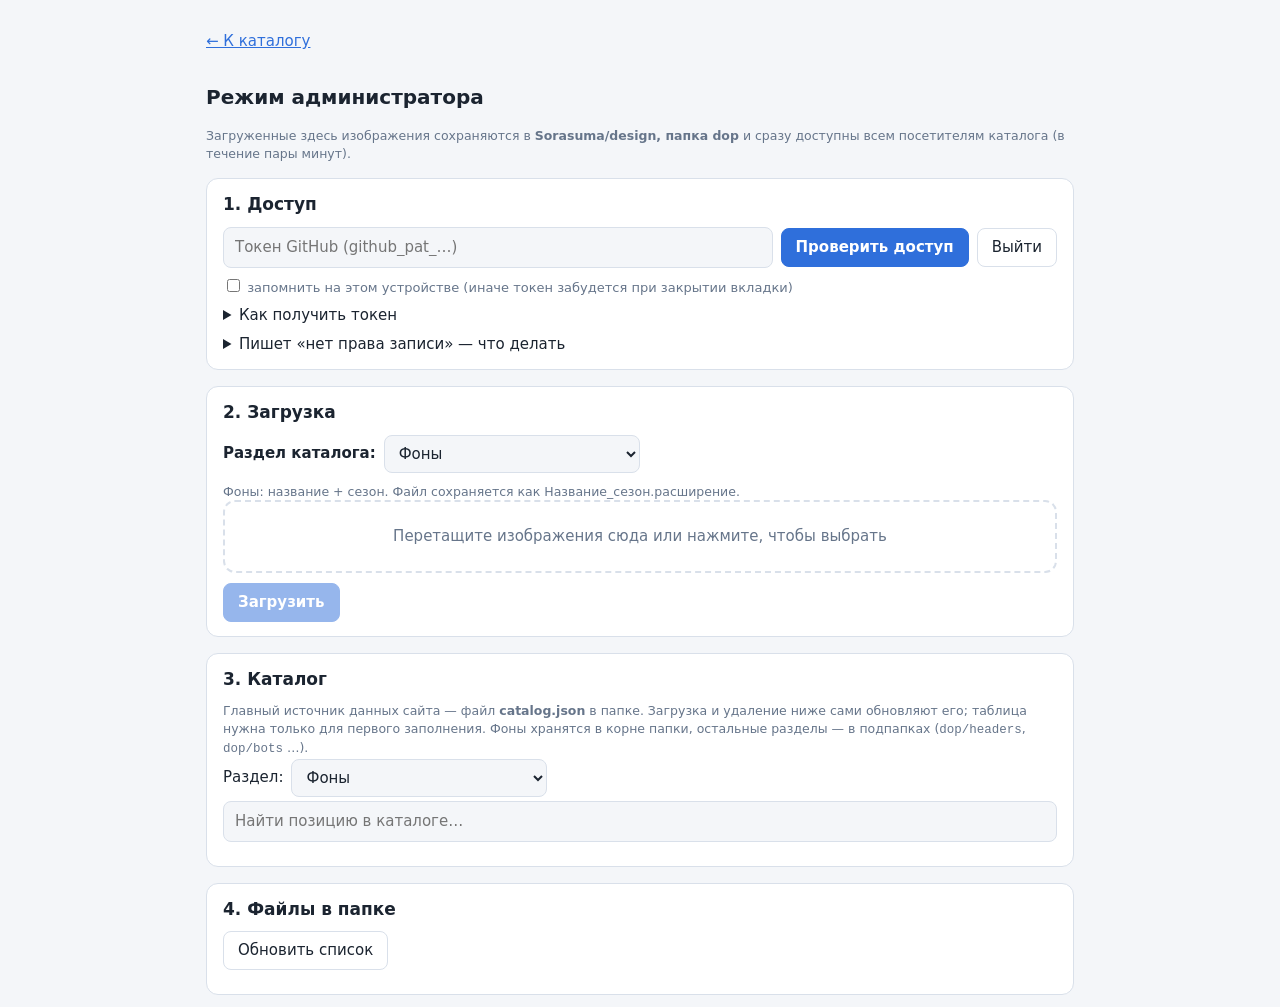
<file: admin.html>
<!DOCTYPE html>
<html lang="ru">
<head>
<meta charset="utf-8">
<meta name="viewport" content="width=device-width, initial-scale=1">
<meta name="robots" content="noindex">
<title>Администратор — Design Archive</title>
<script>try{var th=localStorage.getItem("theme");if(th)document.documentElement.dataset.theme=th}catch(e){}</script>
<link rel="stylesheet" href="style.css">
</head>
<body>
<main class="admin">
  <p><a href="index.html">← К каталогу</a></p>
  <h1>Режим администратора</h1>
  <p class="meta">Загруженные здесь изображения сохраняются в <b id="target"></b> и сразу доступны всем посетителям каталога (в течение пары минут).</p>

  <section class="panel">
    <h2>1. Доступ</h2>
    <div class="line">
      <input id="token" type="password" placeholder="Токен GitHub (github_pat_…)" autocomplete="off" aria-label="Токен GitHub">
      <button id="check" class="btn" type="button">Проверить доступ</button>
      <button id="logout" class="btn ghost" type="button">Выйти</button>
    </div>
    <label class="chk"><input id="remember" type="checkbox"> запомнить на этом устройстве (иначе токен забудется при закрытии вкладки)</label>
    <div id="authStatus" class="st"></div>
    <details>
      <summary>Как получить токен</summary>
      <ol>
        <li>Войдите на GitHub под аккаунтом, у которого есть право записи в репозиторий (владелец или участник).</li>
        <li>Settings → Developer settings → Personal access tokens → <b>Fine-grained tokens</b> → Generate new token.</li>
        <li>Repository access: <b>Only select repositories</b> → выберите репозиторий с папкой фонов.</li>
        <li>Permissions → Repository permissions → <b>Contents: Read and write</b>. Больше ничего не нужно.</li>
        <li>Срок действия — например, 90 дней. Скопируйте токен и вставьте выше. Никому его не отправляйте.</li>
      </ol>
      <p class="meta">Токен хранится только в вашем браузере и отправляется только на api.github.com. Саму страницу может открыть любой, но без токена загрузить ничего нельзя.</p>
    </details>
    <details>
      <summary>Пишет «нет права записи» — что делать</summary>
      <ol>
        <li><b>Вы не владелец репозитория</b> (вы участник с правом записи). Fine-grained токен для чужого репозитория не работает. Создайте <b>классический</b> токен: Settings → Developer settings → Personal access tokens → <b>Tokens (classic)</b> → Generate new token (classic) → галочка <b>public_repo</b> (для приватного репозитория — <b>repo</b>).</li>
        <li>Fine-grained токен выдан <b>не на тот репозиторий</b> или без <b>Contents: Read and write</b>: откройте токен на GitHub → Edit → проверьте Repository access и Permissions → сохраните (новый токен копировать не нужно).</li>
        <li>У токена выбран другой <b>Resource owner</b> (ваш аккаунт вместо владельца репозитория).</li>
        <li>Ветка называется не так, как в <code>config.js</code> (там сейчас <code>main</code>) — исправьте <code>branch</code>.</li>
      </ol>
      <p class="meta">После исправления нажмите «Проверить доступ» и повторите загрузку. Ответ GitHub выводится рядом с ошибкой — он подсказывает причину.</p>
    </details>
  </section>

  <section class="panel">
    <h2>2. Загрузка</h2>
    <div class="line" style="margin-bottom:10px"><label for="upPage"><b>Раздел каталога:</b></label><select id="upPage" aria-label="Раздел каталога"></select></div>
    <p class="meta" id="upNote"></p>
    <div id="drop" class="drop" tabindex="0" role="button">Перетащите изображения сюда или нажмите, чтобы выбрать<input id="files" type="file" accept="image/*" multiple hidden></div>
    <datalist id="names"></datalist>
    <datalist id="labels"></datalist>
    <div id="rows"></div>
    <div class="line" style="margin-top:10px"><button id="upload" class="btn" type="button" disabled>Загрузить</button><span id="upStatus" class="st"></span></div>
  </section>

  <section class="panel">
    <h2>3. Каталог</h2>
    <p class="meta">Главный источник данных сайта — файл <b>catalog.json</b> в папке. Загрузка и удаление ниже сами обновляют его; таблица нужна только для первого заполнения. Фоны хранятся в корне папки, остальные разделы — в подпапках (<code>dop/headers</code>, <code>dop/bots</code> …).</p>
    <div class="line"><label for="catPage">Раздел:</label><select id="catPage" aria-label="Раздел для просмотра"></select></div>
    <p id="catPageNote" class="meta"></p>
    <div id="catStatus" class="st"></div>
    <div class="line"><button id="catSave" class="btn" type="button" hidden>Сохранить каталог на GitHub</button><input id="catQ" type="text" placeholder="Найти позицию в каталоге…" aria-label="Поиск по каталогу"></div>
    <ul id="catList" class="flist"></ul>
  </section>

  <section class="panel">
    <h2>4. Файлы в папке</h2>
    <div class="line"><button id="reload" class="btn ghost" type="button">Обновить список</button></div>
    <ul id="flist" class="flist"></ul>
  </section>
</main>
<input id="rpFile" type="file" accept="image/*" hidden>
<div id="toast" class="toast" hidden></div>
<script src="config.js"></script>
<script src="lib.js"></script>
<script src="data.js"></script>
<script src="admin.js"></script>
</body>
</html>
</file>
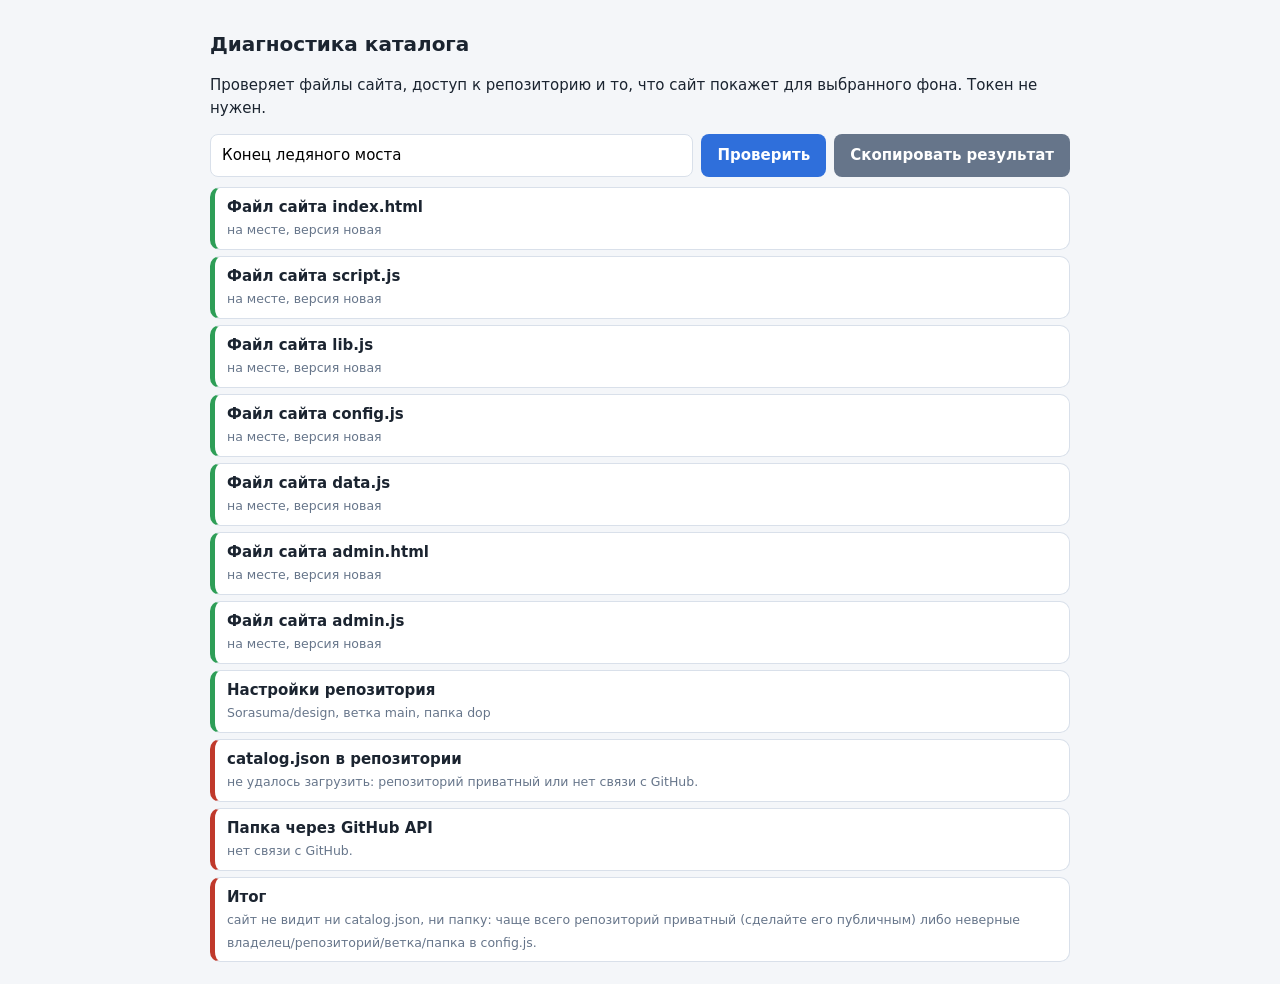
<file: diagnose.html>
<!DOCTYPE html>
<html lang="ru">
<head>
<meta charset="utf-8">
<meta name="viewport" content="width=device-width, initial-scale=1">
<meta name="robots" content="noindex">
<title>Диагностика каталога</title>
<style>
body{font:15px/1.5 system-ui,-apple-system,"Segoe UI",sans-serif;max-width:860px;margin:0 auto;padding:16px;background:#f4f6f9;color:#1b2430}
@media(prefers-color-scheme:dark){body{background:#12161c;color:#e8edf3}.row{background:#1b222b!important;border-color:#2c3643!important}input{background:#1b222b;color:inherit;border-color:#2c3643!important}}
h1{font-size:20px}
.line{display:flex;gap:8px;flex-wrap:wrap;margin:10px 0}
input{flex:1 1 240px;padding:9px 11px;border:1px solid #d9e0ea;border-radius:8px;font:inherit}
button{padding:9px 16px;border:0;border-radius:8px;background:#2f6fdb;color:#fff;font:inherit;font-weight:600;cursor:pointer}
button.g{background:#66758a}
.row{background:#fff;border:1px solid #d9e0ea;border-radius:10px;padding:8px 12px;margin:6px 0;word-break:break-word}
.ok{border-left:5px solid #2e9e57}.bad{border-left:5px solid #c0392b}.warn{border-left:5px solid #e0a300}
small{color:#66758a}
</style>
</head>
<body>
<h1>Диагностика каталога</h1>
<p>Проверяет файлы сайта, доступ к репозиторию и то, что сайт покажет для выбранного фона. Токен не нужен.</p>
<div class="line"><input id="nm" value="Конец ледяного моста" aria-label="Название фона"><button id="run" type="button">Проверить</button><button id="copy" class="g" type="button">Скопировать результат</button></div>
<div id="out"></div>
<script>
(() => {
const $ = s => document.querySelector(s), out = $('#out'), report = [];
const esc = s => String(s).replace(/[&<>"]/g, c => ({ '&': '&amp;', '<': '&lt;', '>': '&gt;', '"': '&quot;' }[c]));
const key = s => String(s).toLowerCase().replace(/ё/g, 'е').replace(/[\s_-]+/g, '');
function add(state, title, detail) { // true / false / null (предупреждение)
  report.push(`${state === true ? '[OK]' : state === false ? '[ОШИБКА]' : '[!]'} ${title}${detail ? ' — ' + detail : ''}`);
  out.insertAdjacentHTML('beforeend', `<div class="row ${state === true ? 'ok' : state === false ? 'bad' : 'warn'}"><b>${esc(title)}</b>${detail ? '<br><small>' + esc(detail) + '</small>' : ''}</div>`);
}
const short = u => decodeURIComponent(u).replace('https://raw.githubusercontent.com/', '');
const loads = u => new Promise(ok => { const im = new Image(); im.onload = () => ok(true); im.onerror = () => ok(false); im.src = u + (u.includes('?') ? '&' : '?') + 'chk=' + Date.now(); });

async function run() {
  out.innerHTML = ''; report.length = 0;
  const name = $('#nm').value.trim();
  report.push(`Страница: ${location.href}`, `Фон: ${name}`, `Время: ${new Date().toISOString()}`);

  // 1. файлы сайта
  const checks = {
    'index.html': t => t.includes('lib.js') || 'старый index.html: нет подключения lib.js',
    'script.js': t => t.includes('remoteCatalog') || 'старая версия script.js',
    'lib.js': t => t.includes('DopLib') || 'файл есть, но содержимое неверное',
    'config.js': () => true, 'data.js': t => t.includes('PAGES') || 'неверное содержимое',
    'admin.html': t => t.includes('catSave') || 'старая версия admin.html', 'admin.js': t => t.includes('saveCat') || 'старая версия admin.js'
  };
  let cfg = '';
  for (const [f, chk] of Object.entries(checks)) {
    try {
      const r = await fetch(f + '?x=' + Date.now(), { cache: 'no-store' });
      if (!r.ok) { add(false, `Файл сайта ${f}`, `не найден (HTTP ${r.status}). Загрузите его в корень репозитория сайта.`); continue; }
      const t = await r.text(); if (f === 'config.js') cfg = t;
      const v = chk(t); add(v === true, `Файл сайта ${f}`, v === true ? 'на месте, версия новая' : v + '. Загрузите свежий файл из архива.');
    } catch (_) { add(false, `Файл сайта ${f}`, 'не удалось загрузить (страница открыта не с сайта?)'); }
  }

  // 2. настройки
  const g = k => (cfg.match(new RegExp(k + "\\s*:\\s*'([^']*)'")) || [])[1];
  const S = { owner: g('owner') || 'Sorasuma', repo: g('repo') || 'design', branch: g('branch') || 'main', path: g('path') || 'dop' };
  add(true, 'Настройки репозитория', `${S.owner}/${S.repo}, ветка ${S.branch}, папка ${S.path}${cfg ? '' : ' (config.js не найден — значения по умолчанию)'}`);
  const raw = `https://raw.githubusercontent.com/${S.owner}/${S.repo}/${S.branch}/${S.path}`;

  // 3. catalog.json
  let cat = null;
  try {
    const r = await fetch(`${raw}/catalog.json?t=${Date.now()}`);
    if (r.ok) { cat = await r.json(); add(true, 'catalog.json в репозитории', `найден, фонов: ${cat.items.length}`); }
    else add(null, 'catalog.json в репозитории', `нет (HTTP ${r.status}). Сайт работает по таблице и файлам из папки. Чтобы создать каталог: admin.html → «Сохранить каталог на GitHub».`);
  } catch (_) { add(false, 'catalog.json в репозитории', 'не удалось загрузить: репозиторий приватный или нет связи с GitHub.'); }

  // 4. папка через API
  let files = null;
  try {
    const r = await fetch(`https://api.github.com/repos/${S.owner}/${S.repo}/contents/${S.path}?ref=${S.branch}`), rem = r.headers.get('x-ratelimit-remaining');
    if (r.ok) { files = (await r.json()).filter(x => x.type === 'file'); add(true, 'Папка через GitHub API', `файлов: ${files.length}${rem ? `; осталось запросов в этот час: ${rem}` : ''}`); }
    else add(false, 'Папка через GitHub API', r.status === 404 ? 'HTTP 404: репозиторий приватный либо неверно указаны владелец/репозиторий/ветка/папка в config.js.' : r.status === 403 ? 'HTTP 403: исчерпан лимит запросов GitHub, подождите до часа.' : `HTTP ${r.status}`);
  } catch (_) { add(false, 'Папка через GitHub API', 'нет связи с GitHub.'); }

  // 5. файлы этого фона в папке и их публичная доступность
  const mine = files ? files.filter(f => key(f.name).includes(key(name))) : [];
  if (files) {
    if (!mine.length) add(false, `Файлы фона «${name}» в папке`, 'нет ни одного файла с таким названием в имени. Имя должно быть вида «Конец_ледяного_моста_общий_фон.jpg».');
    for (const f of mine) { const u = `${raw}/${encodeURIComponent(f.name)}`; add(await loads(u), `Файл ${f.name}`, (await loads(u)) ? 'открывается по публичной ссылке' : 'по публичной ссылке НЕ открывается (приватный репозиторий или неверный путь)'); }
  }

  // 6. итог
  const it = cat && cat.items.find(i => i.section === 'Актуальные' && key(i.name) === key(name));
  if (cat && it) {
    const mark = `/${S.owner}/${S.repo}/`, bad = it.variants.filter(v => !v.url.includes(mark));
    it.variants.forEach(v => report.push(`    вариант ${v.label || 'файл'}: ${short(v.url)}`));
    if (!bad.length) add(true, `Итог: сайт покажет «${it.name}» из вашей папки`, it.variants.map(v => `${v.label}: ${short(v.url).slice(0, 90)}`).join(' | '));
    else add(false, `Итог: в каталоге у «${it.name}» остались старые ссылки`, `${bad.map(v => v.label + ': ' + short(v.url).slice(0, 80)).join(' | ')}. В admin.html загрузите файл этого фона заново — запись обновится.`);
  } else if (cat) {
    const near = cat.items.filter(i => key(i.name).includes(key(name).slice(0, 5))).slice(0, 6).map(i => i.name).join(', ');
    add(false, `Итог: фона «${name}» нет в каталоге`, `Проверьте написание.${near ? ' Похожие: ' + near : ''}`);
  } else if (mine.length) add(null, 'Итог', 'catalog.json нет, но файл в папке найден: сайт подхватит его по названию. Если на странице «Фоны» всё равно старая картинка — откройте её через Ctrl+F5 и пришлите строку из самого низа страницы.');
  else if (files) add(false, 'Итог', 'сайту нечем заменить старую ссылку: нет ни catalog.json, ни подходящего файла в папке.');
  else add(false, 'Итог', 'сайт не видит ни catalog.json, ни папку: чаще всего репозиторий приватный (сделайте его публичным) либо неверные владелец/репозиторий/ветка/папка в config.js.');
}
$('#run').addEventListener('click', run);
$('#copy').addEventListener('click', async () => { try { await navigator.clipboard.writeText(report.join('\n')); $('#copy').textContent = 'Скопировано'; } catch (_) { $('#copy').textContent = 'Выделите текст и скопируйте вручную'; } setTimeout(() => { $('#copy').textContent = 'Скопировать результат'; }, 2500); });
run();
})();
</script>
</body>
</html>
</file>
<file: style.css>
:root{--bg:#f4f6f9;--card:#fff;--ink:#1b2430;--mute:#66758a;--line:#d9e0ea;--acc:#2f6fdb;--acc-ink:#fff;--err:#c0392b;color-scheme:light}
:root[data-theme=dark]{--bg:#12161c;--card:#1b222b;--ink:#e8edf3;--mute:#93a1b4;--line:#2c3643;--acc:#5b93f0;--acc-ink:#0b1220;--err:#ff7a6b;color-scheme:dark}
@media(prefers-color-scheme:dark){:root:not([data-theme=light]){--bg:#12161c;--card:#1b222b;--ink:#e8edf3;--mute:#93a1b4;--line:#2c3643;--acc:#5b93f0;--acc-ink:#0b1220;--err:#ff7a6b;color-scheme:dark}}
*{box-sizing:border-box}
[hidden]{display:none!important}
html{scroll-padding-top:150px}
body{margin:0;font:15px/1.4 system-ui,-apple-system,"Segoe UI",Roboto,sans-serif;background:var(--bg);color:var(--ink)}
button,select,input{font:inherit;color:inherit}
button{cursor:pointer}
.top{position:sticky;top:0;z-index:5;background:var(--bg);border-bottom:1px solid var(--line)}
.top-in{max-width:1300px;margin:0 auto;padding:12px 16px;display:grid;gap:8px}
h1{margin:0;font-size:20px}
#q{width:100%;padding:11px 14px;border:1px solid var(--line);border-radius:10px;background:var(--card)}
#q:focus,select:focus,button:focus-visible{outline:2px solid var(--acc);outline-offset:1px}
.filters{display:flex;flex-wrap:wrap;gap:8px}
select,.filters button,.dl-row button{padding:8px 10px;border:1px solid var(--line);border-radius:8px;background:var(--card)}
.filters select{flex:1 1 140px;min-width:0}
.count{color:var(--mute);font-size:13px}
main{max-width:1300px;margin:0 auto;padding:16px}
.grid{display:grid;grid-template-columns:repeat(auto-fill,minmax(230px,1fr));gap:14px}
.card{background:var(--card);border:1px solid var(--line);border-radius:12px;overflow:hidden;display:flex;flex-direction:column}
.thumb{position:relative;aspect-ratio:16/10;background:var(--line);cursor:zoom-in;overflow:hidden}
.thumb img{width:100%;height:100%;object-fit:cover;display:block}
.card .body{padding:10px 12px;display:grid;gap:6px;flex:1}
.card h3{margin:0;font-size:15px}
.meta{margin:0;color:var(--mute);font-size:12.5px}
.chips{display:flex;flex-wrap:wrap;gap:5px}
.chip{padding:2px 9px;border:1px solid var(--line);border-radius:99px;background:none;font-size:12.5px}
.chip.on{background:var(--acc);color:var(--acc-ink);border-color:var(--acc)}
.dl-row{display:flex;gap:6px;margin-top:auto}
.dl-row select{flex:0 0 auto}
.dl{flex:1;background:var(--acc)!important;color:var(--acc-ink);border-color:var(--acc)!important;font-weight:600}
.dl:disabled{opacity:.6;cursor:progress}
/* индикатор загрузки и ошибка (общие для карточки и окна) */
.spin,.err{position:absolute;display:none}
.loading .spin{display:block;inset:50% auto auto 50%;width:28px;height:28px;margin:-14px;border:3px solid var(--mute);border-top-color:transparent;border-radius:50%;animation:r .8s linear infinite}
@keyframes r{to{transform:rotate(360deg)}}
.loading img{opacity:0}
.failed img{display:none}
.failed .err{display:grid;inset:0;place-content:center;text-align:center;gap:6px;color:var(--err);font-size:13px;padding:8px}
.err button{padding:3px 10px;border:1px solid var(--err);border-radius:6px;background:none;color:var(--err)}
.empty{text-align:center;color:var(--mute);padding:40px 0}
.missing{margin-top:28px;background:var(--card);border:1px solid var(--line);border-radius:10px;padding:10px 14px}
.missing summary{cursor:pointer;font-weight:600}
.missing ul{columns:2 260px;margin:10px 0 0;padding-left:18px;color:var(--mute);font-size:13.5px}
.foot{max-width:1300px;margin:0 auto;padding:8px 16px 28px;color:var(--mute);font-size:13px}
.foot a{color:var(--acc)}
/* окно просмотра */
.modal{position:fixed;inset:0;z-index:10;background:rgba(0,0,0,.72);display:grid;place-items:center;padding:12px}
.modal[hidden],.toast[hidden]{display:none}
.m-box{position:relative;background:var(--card);border-radius:14px;width:min(1200px,100%);max-height:100%;display:grid;grid-template-columns:1fr 280px;overflow:hidden}
.m-img{position:relative;min-height:240px;max-height:calc(100vh - 24px);overflow:auto;background:#0003;display:grid;place-items:center}
.m-img img{max-width:100%;max-height:calc(100vh - 24px);object-fit:contain;cursor:zoom-in}
.m-img.zoom img{max-width:none;max-height:none;cursor:zoom-out}
.m-side{padding:18px 16px;display:flex;flex-direction:column;gap:10px;overflow:auto}
.m-side h2{margin:0 24px 0 0;font-size:18px}
.m-side .dl-row{margin-top:6px}
.hint{margin:auto 0 0;color:var(--mute);font-size:12px}
.m-close{position:absolute;top:6px;right:8px;z-index:2;width:34px;height:34px;border:0;border-radius:50%;background:var(--card);font-size:24px;line-height:1;box-shadow:0 1px 4px #0004}
.toast{position:fixed;left:50%;bottom:20px;transform:translateX(-50%);z-index:20;max-width:92vw;padding:10px 16px;border-radius:10px;background:#222;color:#fff;font-size:14px}
.toast.bad{background:var(--err);color:#fff}
@media(max-width:760px){
  .grid{grid-template-columns:repeat(auto-fill,minmax(160px,1fr));gap:10px}
  .m-box{grid-template-columns:1fr;overflow:auto}
  .m-img{max-height:55vh}.m-img img{max-height:55vh}
  html{scroll-padding-top:220px}
}

.nav{display:flex;flex-wrap:wrap;gap:6px}
.nav a{padding:5px 12px;border:1px solid var(--line);border-radius:99px;color:var(--ink);text-decoration:none;font-size:14px;background:var(--card)}
.nav a.on{background:var(--acc);color:var(--acc-ink);border-color:var(--acc);font-weight:600}

.bar{display:flex;justify-content:space-between;align-items:center;gap:8px;flex-wrap:wrap}
.tbtn,#favOnly{cursor:pointer}
.tbtn{padding:5px 12px;border:1px solid var(--line);border-radius:99px;background:var(--card);font-size:14px}
#favOnly[aria-pressed=true]{background:var(--acc);color:var(--acc-ink);border-color:var(--acc)}
.star{position:absolute;top:6px;right:6px;z-index:2;width:34px;height:34px;border:0;border-radius:50%;background:rgba(0,0,0,.5);color:#fff;font-size:20px;line-height:1}
.star.on{color:#ffc83d}
.ex{display:flex;gap:6px}
.ex button,.ex a{flex:1;padding:7px 8px;border:1px solid var(--line);border-radius:8px;background:var(--card);color:var(--ink);text-align:center;text-decoration:none;font-size:13px}
.m-nav{display:flex;align-items:center;justify-content:space-between;gap:8px;margin-top:auto}
.m-nav button{width:44px;height:36px;border:1px solid var(--line);border-radius:8px;background:var(--card);font-size:22px;line-height:1}
.m-nav+.hint{margin-top:0}
#mPos{color:var(--mute);font-size:13px}
.to-top{position:fixed;right:16px;bottom:16px;z-index:6;width:44px;height:44px;border:0;border-radius:50%;background:var(--acc);color:var(--acc-ink);font-size:22px;box-shadow:0 2px 8px #0005}
.dop-info{margin-top:6px}.dop-info a{color:var(--acc)}
.admin{max-width:900px;margin:0 auto;padding:16px;display:grid;gap:16px}
.admin h1{margin:0}
.panel{background:var(--card);border:1px solid var(--line);border-radius:12px;padding:14px 16px}
.panel h2{margin:0 0 10px;font-size:17px}
.line{display:flex;gap:8px;flex-wrap:wrap;align-items:center}
.panel input[type=password],.panel input[type=text]{flex:1 1 220px;min-width:0;padding:9px 11px;border:1px solid var(--line);border-radius:8px;background:var(--bg)}
.btn{padding:8px 14px;border:1px solid var(--acc);background:var(--acc);color:var(--acc-ink);border-radius:8px;font-weight:600;cursor:pointer}
.btn:disabled{opacity:.5;cursor:not-allowed}
.btn.ghost{background:var(--card);color:var(--ink);border-color:var(--line);font-weight:400}
.chk{display:block;margin:8px 0;color:var(--mute);font-size:13px}
.st{font-size:13px;margin-top:4px}.st.ok{color:#2e9e57}.st.bad{color:var(--err)}
.drop{border:2px dashed var(--line);border-radius:12px;padding:24px;text-align:center;color:var(--mute);cursor:pointer}
.drop.over,.drop:focus-visible{border-color:var(--acc);color:var(--ink)}
.urow{display:flex;gap:10px;align-items:flex-start;padding:10px 0;border-top:1px solid var(--line)}
.pv{width:96px;height:64px;object-fit:cover;border-radius:6px;background:var(--line);flex:none}
.rf{flex:1;display:grid;gap:4px;min-width:0}
.fn{font-size:12.5px;color:var(--mute);word-break:break-all}
.flist{list-style:none;margin:10px 0 0;padding:0;display:grid;gap:6px}
.flist li{display:flex;gap:8px;align-items:center;flex-wrap:wrap;word-break:break-all}
.flist .btn{padding:3px 10px;font-size:12.5px}
.admin details{margin-top:8px}.admin details ol{margin:8px 0;padding-left:20px;line-height:1.55}
.admin a{color:var(--acc)}
.err a{color:inherit;font-size:12px;text-decoration:underline}
.flist li.citem{display:block;border-top:1px solid var(--line);padding:8px 0}
.cvar{display:inline-flex;gap:6px;align-items:center;border:1px solid var(--line);border-radius:99px;padding:2px 4px 2px 10px;font-size:12.5px;margin:3px 6px 0 0}
.cvar .x{border:0;background:none;color:var(--err);cursor:pointer;font-size:14px}
.cvar .rp{border:1px solid var(--line);background:var(--card);color:var(--ink);border-radius:99px;padding:1px 8px;font-size:12px;cursor:pointer}

.admin select{padding:8px 10px;border:1px solid var(--line);border-radius:8px;background:var(--bg);color:var(--ink)}
.urow .more input{flex:1 1 140px;font-size:13px}
.urow .lb{flex:1 1 180px}
</file>
